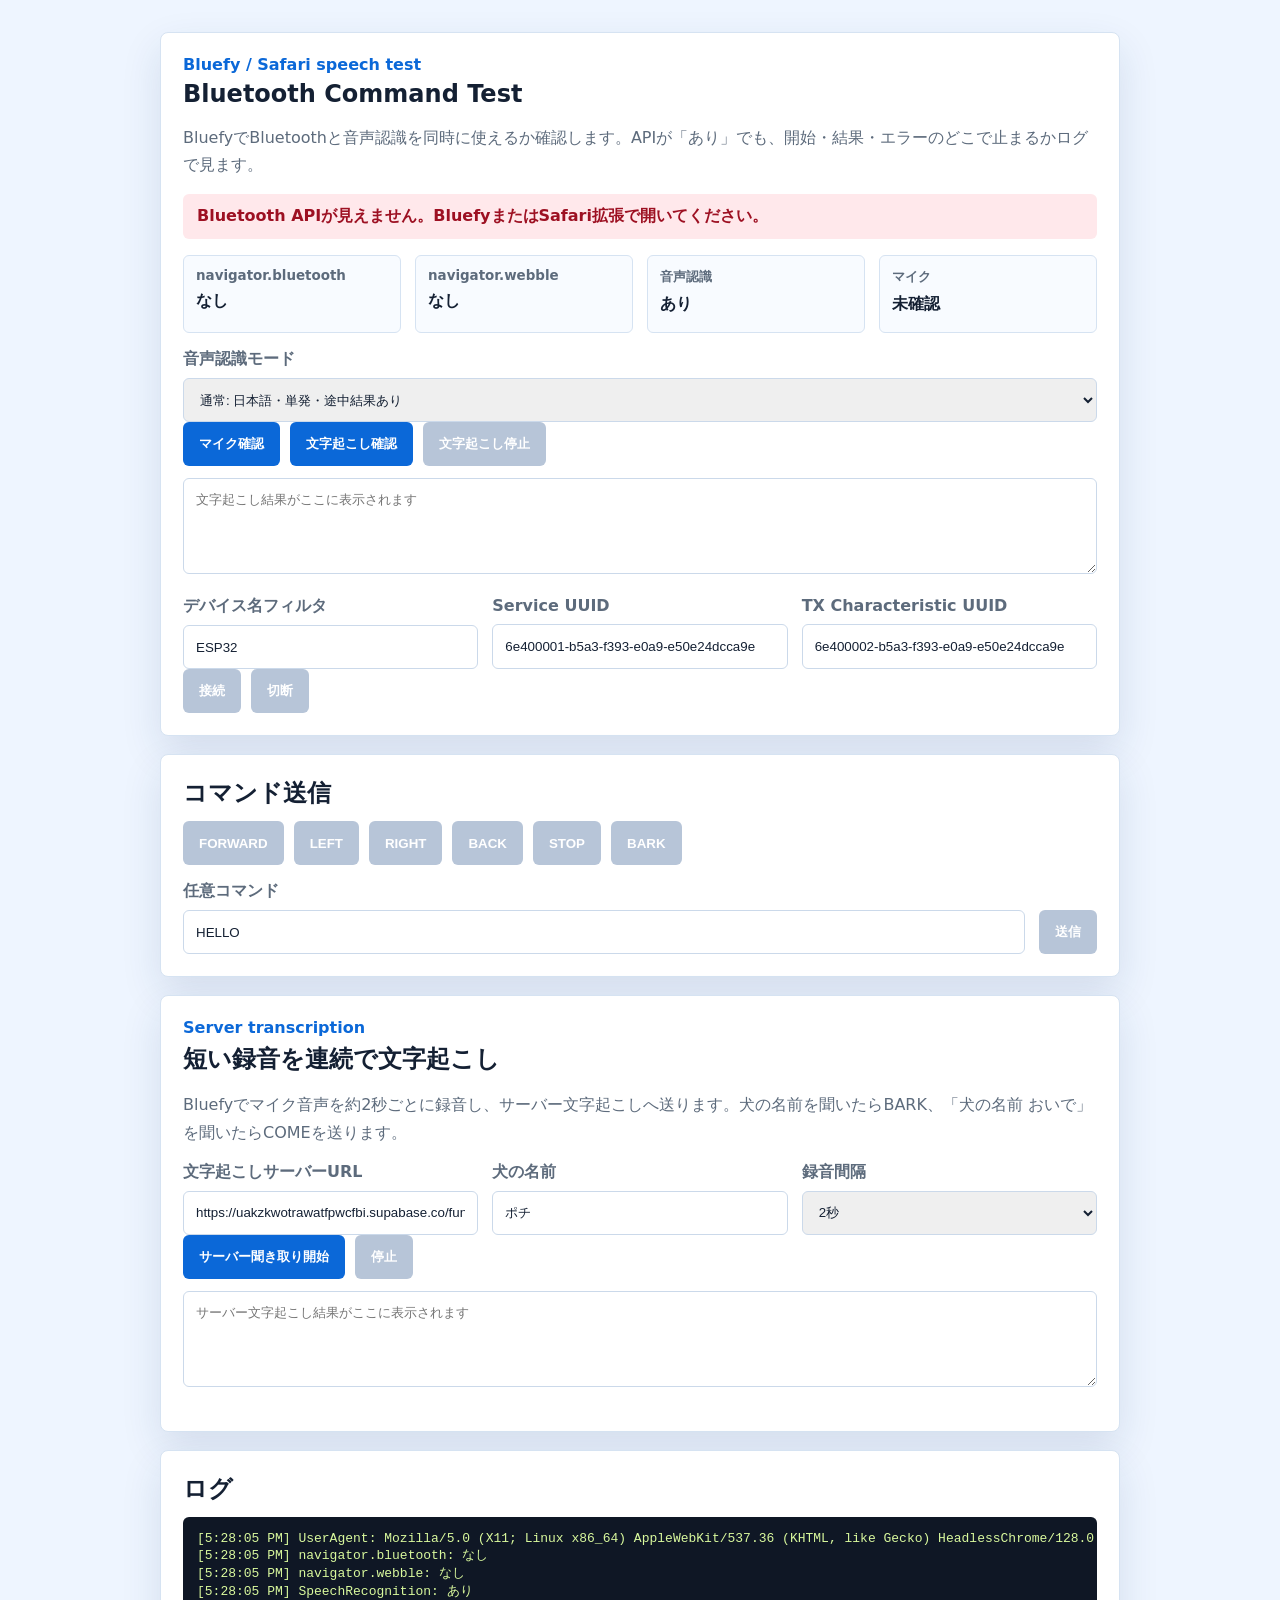
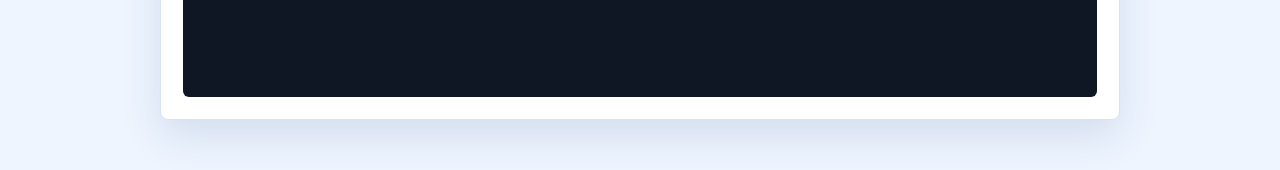
<file: index.html>
<!doctype html>
<html lang="ja">
  <head>
    <meta charset="utf-8" />
    <meta name="viewport" content="width=device-width, initial-scale=1" />
    <title>Bluetooth Command Test</title>
    <link rel="stylesheet" href="./styles.css" />
  </head>
  <body>
    <main class="app">
      <section class="panel">
        <p class="eyebrow">Bluefy / Safari speech test</p>
        <h1>Bluetooth Command Test</h1>
        <p class="lead">
          BluefyでBluetoothと音声認識を同時に使えるか確認します。APIが「あり」でも、開始・結果・エラーのどこで止まるかログで見ます。
        </p>

        <div id="supportStatus" class="status warn">確認中</div>

        <div class="support-grid">
          <div>
            <span>navigator.bluetooth</span>
            <strong id="bluetoothApiStatus">確認中</strong>
          </div>
          <div>
            <span>navigator.webble</span>
            <strong id="webbleApiStatus">確認中</strong>
          </div>
          <div>
            <span>音声認識</span>
            <strong id="speechApiStatus">確認中</strong>
          </div>
          <div>
            <span>マイク</span>
            <strong id="micApiStatus">未確認</strong>
          </div>
        </div>

        <div class="speech-options">
          <label>
            <span>音声認識モード</span>
            <select id="speechMode">
              <option value="simple">通常: 日本語・単発・途中結果あり</option>
              <option value="afterMic">マイク許可後: 日本語・単発・途中結果あり</option>
              <option value="finalOnly">最終結果のみ: 日本語・単発</option>
              <option value="continuous">連続: 日本語・途中結果あり</option>
              <option value="english">英語テスト: en-US・単発</option>
            </select>
          </label>
        </div>

        <div class="actions">
          <button id="checkMicButton" type="button">マイク確認</button>
          <button id="speechButton" type="button">文字起こし確認</button>
          <button id="stopSpeechButton" type="button" disabled>文字起こし停止</button>
        </div>
        <textarea id="speechText" readonly placeholder="文字起こし結果がここに表示されます"></textarea>

        <div class="grid">
          <label>
            <span>デバイス名フィルタ</span>
            <input id="deviceName" type="text" value="ESP32" placeholder="例: ESP32" />
          </label>

          <label>
            <span>Service UUID</span>
            <input id="serviceUuid" type="text" value="6e400001-b5a3-f393-e0a9-e50e24dcca9e" />
          </label>

          <label>
            <span>TX Characteristic UUID</span>
            <input id="characteristicUuid" type="text" value="6e400002-b5a3-f393-e0a9-e50e24dcca9e" />
          </label>
        </div>

        <div class="actions">
          <button id="connectButton" type="button">接続</button>
          <button id="disconnectButton" type="button" disabled>切断</button>
        </div>
      </section>

      <section class="panel">
        <h2>コマンド送信</h2>
        <div class="command-grid">
          <button data-command="FORWARD" type="button" disabled>FORWARD</button>
          <button data-command="LEFT" type="button" disabled>LEFT</button>
          <button data-command="RIGHT" type="button" disabled>RIGHT</button>
          <button data-command="BACK" type="button" disabled>BACK</button>
          <button data-command="STOP" type="button" disabled>STOP</button>
          <button data-command="BARK" type="button" disabled>BARK</button>
        </div>

        <form id="customCommandForm" class="custom">
          <label>
            <span>任意コマンド</span>
            <input id="customCommand" type="text" value="HELLO" />
          </label>
          <button id="sendCustomButton" type="submit" disabled>送信</button>
        </form>
      </section>

      <section class="panel">
        <p class="eyebrow">Server transcription</p>
        <h2>短い録音を連続で文字起こし</h2>
        <p class="lead">
          Bluefyでマイク音声を約2秒ごとに録音し、サーバー文字起こしへ送ります。犬の名前を聞いたらBARK、「犬の名前 おいで」を聞いたらCOMEを送ります。
        </p>

        <div class="grid">
          <label>
            <span>文字起こしサーバーURL</span>
            <input id="serverTranscribeUrl" type="url" value="https://uakzkwotrawatfpwcfbi.supabase.co/functions/v1/transcribe" />
          </label>

          <label>
            <span>犬の名前</span>
            <input id="dogName" type="text" value="ポチ" />
          </label>

          <label>
            <span>録音間隔</span>
            <select id="chunkSeconds">
              <option value="1.5">1.5秒</option>
              <option value="2" selected>2秒</option>
              <option value="2.5">2.5秒</option>
              <option value="3">3秒</option>
            </select>
          </label>
        </div>

        <div class="actions">
          <button id="serverListenButton" type="button">サーバー聞き取り開始</button>
          <button id="stopServerListenButton" type="button" disabled>停止</button>
        </div>
        <textarea id="serverTranscriptText" readonly placeholder="サーバー文字起こし結果がここに表示されます"></textarea>
      </section>

      <section class="panel">
        <h2>ログ</h2>
        <pre id="log"></pre>
      </section>
    </main>

    <script src="./app.js"></script>
  </body>
</html>
</file>
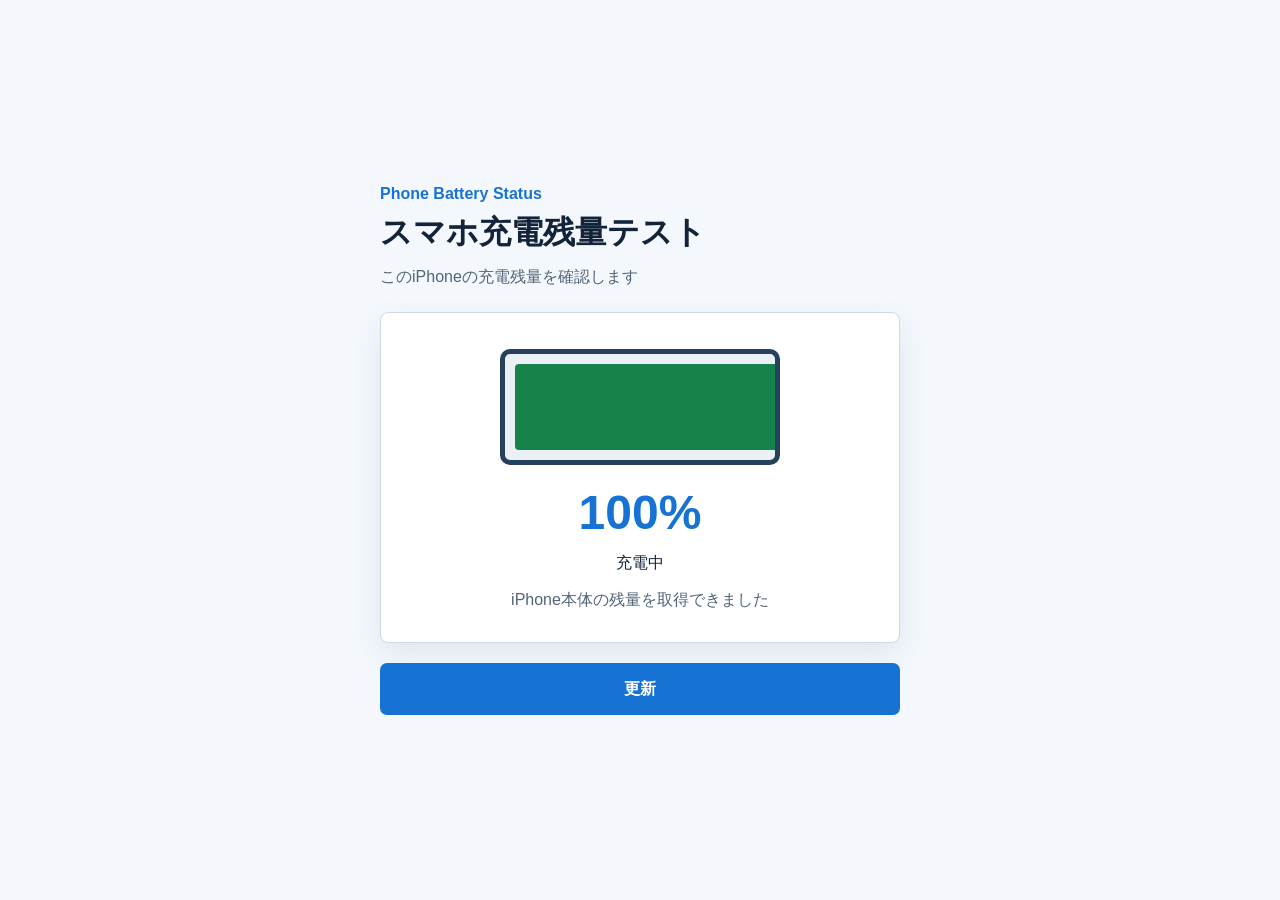
<file: battery-test/index.html>
<!doctype html>
<html lang="ja">
  <head>
    <meta charset="utf-8" />
    <meta name="viewport" content="width=device-width, initial-scale=1" />
    <meta name="theme-color" content="#1673d3" />
    <title>スマホ充電残量テスト</title>
    <link rel="stylesheet" href="./styles.css?v=phone-battery-1" />
  </head>
  <body>
    <main class="battery-test">
      <p class="eyebrow">Phone Battery Status</p>
      <h1>スマホ充電残量テスト</h1>
      <p class="device-name">このiPhoneの充電残量を確認します</p>

      <section class="battery-panel" aria-live="polite">
        <div class="battery-icon" aria-hidden="true">
          <span id="batteryFill"></span>
        </div>
        <strong id="batteryPercent">--%</strong>
        <p id="chargingText">充電状態を確認中です</p>
        <p id="status">残量を確認しています</p>
      </section>

      <div class="actions">
        <button id="refreshButton" class="primary-button" type="button">更新</button>
      </div>
    </main>
    <script src="./app.js?v=phone-battery-1"></script>
  </body>
</html>
</file>
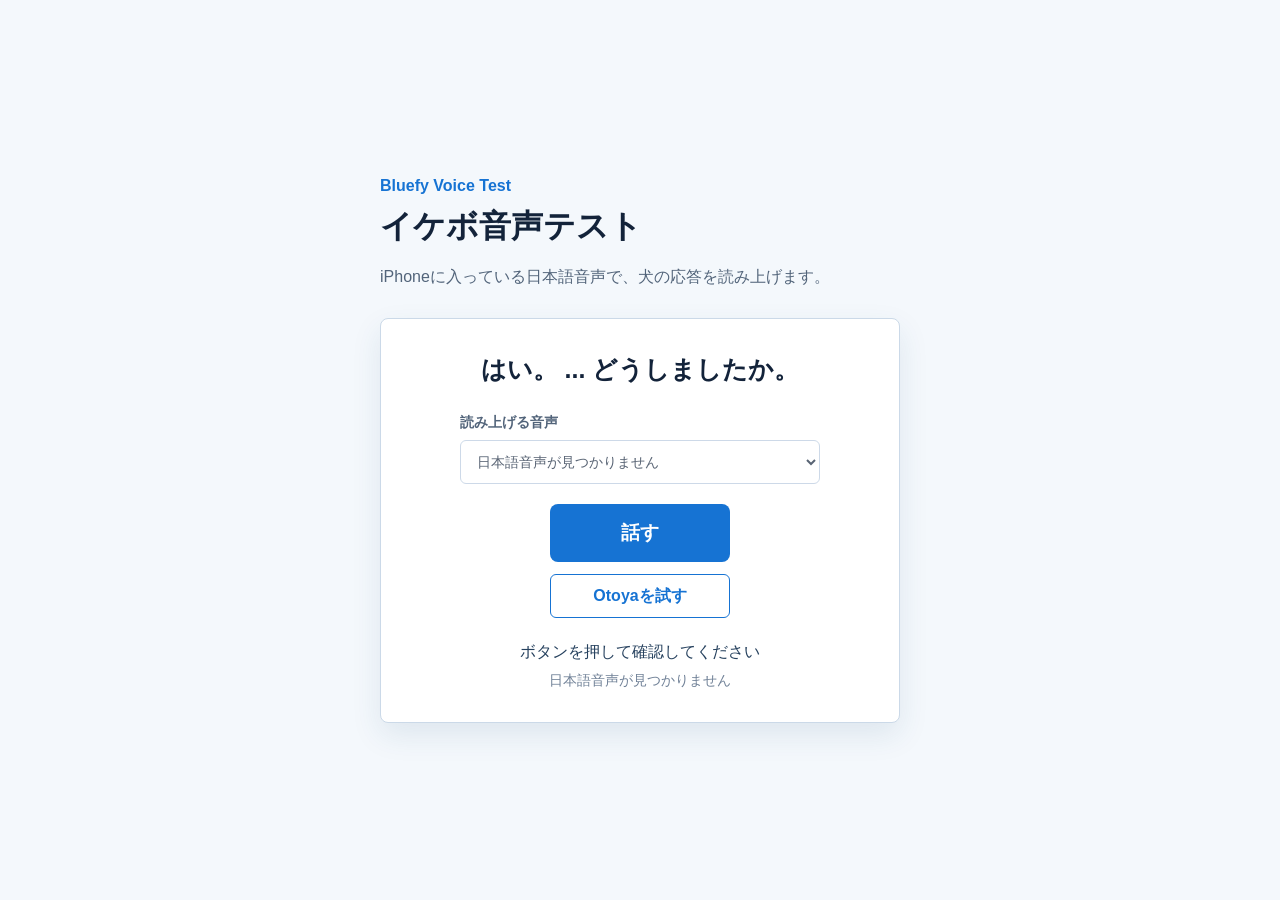
<file: voice-test/index.html>
<!doctype html>
<html lang="ja">
  <head>
    <meta charset="utf-8" />
    <meta name="viewport" content="width=device-width, initial-scale=1" />
    <meta name="theme-color" content="#1673d3" />
    <title>イケボ音声テスト</title>
    <link rel="stylesheet" href="./styles.css?v=voice-picker-2" />
  </head>
  <body>
    <main class="voice-test">
      <p class="eyebrow">Bluefy Voice Test</p>
      <h1>イケボ音声テスト</h1>
      <p class="lead">iPhoneに入っている日本語音声で、犬の応答を読み上げます。</p>

      <section class="voice-panel" aria-live="polite">
        <p id="phrase" class="phrase">はい。 ... どうしましたか。</p>
        <label class="voice-select-label" for="voiceSelect">
          <span>読み上げる音声</span>
          <select id="voiceSelect" disabled>
            <option>音声を読み込み中です</option>
          </select>
        </label>
        <button id="speakButton" class="speak-button" type="button">話す</button>
        <button id="otoyaButton" class="secondary-button" type="button">Otoyaを試す</button>
        <p id="status" class="status">ボタンを押して確認してください</p>
        <p id="voiceName" class="voice-name">音声を確認中です</p>
      </section>
    </main>
    <script src="./app.js?v=voice-picker-2"></script>
  </body>
</html>
</file>
<file: styles.css>
:root {
  color-scheme: light;
  font-family: system-ui, -apple-system, BlinkMacSystemFont, "Segoe UI", sans-serif;
  background: #eef5ff;
  color: #142033;
}

* {
  box-sizing: border-box;
}

body {
  margin: 0;
}

.app {
  width: min(960px, calc(100% - 28px));
  margin: 0 auto;
  padding: 32px 0;
}

.panel {
  margin-bottom: 18px;
  padding: 22px;
  border: 1px solid #d6e3f2;
  border-radius: 8px;
  background: #ffffff;
  box-shadow: 0 16px 40px rgba(28, 60, 108, 0.12);
}

.eyebrow {
  margin: 0 0 6px;
  color: #0b68d8;
  font-weight: 800;
}

h1,
h2 {
  margin: 0 0 12px;
}

.lead {
  color: #5d6b7c;
  line-height: 1.7;
}

.status {
  margin: 16px 0;
  padding: 12px 14px;
  border-radius: 6px;
  font-weight: 800;
}

.status.ok {
  background: #e8f7ef;
  color: #14633e;
}

.status.warn {
  background: #fff7dd;
  color: #8a5b00;
}

.status.bad {
  background: #ffe8eb;
  color: #9d1022;
}

.grid,
.support-grid,
.custom {
  display: grid;
  grid-template-columns: repeat(3, minmax(0, 1fr));
  gap: 14px;
}

.support-grid {
  grid-template-columns: repeat(4, minmax(0, 1fr));
  margin: 16px 0;
}

.support-grid div {
  min-height: 78px;
  padding: 12px;
  border: 1px solid #d6e3f2;
  border-radius: 6px;
  background: #f8fbff;
}

.support-grid span,
.support-grid strong {
  display: block;
}

.support-grid span {
  margin-bottom: 8px;
  color: #5d6b7c;
  font-size: 0.84rem;
  font-weight: 800;
}

label {
  display: grid;
  gap: 8px;
  color: #5d6b7c;
  font-weight: 800;
}

input,
textarea,
select {
  width: 100%;
  padding: 0 12px;
  border: 1px solid #cbd9ea;
  border-radius: 6px;
  color: #142033;
}

input,
select {
  min-height: 44px;
}

textarea {
  min-height: 96px;
  margin: 12px 0 18px;
  padding: 12px;
  resize: vertical;
}

.actions,
.command-grid {
  display: flex;
  flex-wrap: wrap;
  gap: 10px;
}

button {
  min-height: 44px;
  padding: 0 16px;
  border: 0;
  border-radius: 6px;
  background: #0b68d8;
  color: #ffffff;
  font-weight: 900;
  cursor: pointer;
}

button:disabled {
  background: #b7c5d8;
  cursor: not-allowed;
}

.custom {
  grid-template-columns: 1fr auto;
  margin-top: 16px;
  align-items: end;
}

pre {
  min-height: 180px;
  margin: 0;
  padding: 14px;
  overflow: auto;
  border-radius: 6px;
  background: #0f1725;
  color: #d9f99d;
}

@media (max-width: 720px) {
  .grid,
  .support-grid,
  .custom {
    grid-template-columns: 1fr;
  }
}
</file>
<file: battery-test/styles.css>
:root {
  color: #13233a;
  background: #f4f8fc;
  font-family: -apple-system, BlinkMacSystemFont, "Segoe UI", sans-serif;
}

* {
  box-sizing: border-box;
}

body {
  margin: 0;
  min-height: 100vh;
  display: grid;
  place-items: center;
  padding: 24px;
}

.battery-test {
  width: min(100%, 520px);
}

.eyebrow {
  margin: 0 0 8px;
  color: #1673d3;
  font-weight: 700;
}

h1 {
  margin: 0;
  font-size: 32px;
}

.device-name {
  margin: 12px 0 24px;
  color: #52647a;
}

.battery-panel {
  border: 1px solid #cbd9e8;
  border-radius: 8px;
  background: #ffffff;
  padding: 36px 24px 28px;
  text-align: center;
  box-shadow: 0 12px 30px rgb(32 76 122 / 10%);
}

.battery-icon {
  position: relative;
  width: min(72%, 280px);
  height: 116px;
  margin: 0 auto 24px;
  overflow: hidden;
  border: 5px solid #26415e;
  border-radius: 10px;
  background: #eaf0f6;
}

.battery-icon::after {
  position: absolute;
  top: 32px;
  right: -18px;
  width: 14px;
  height: 42px;
  border-radius: 0 5px 5px 0;
  background: #26415e;
  content: "";
}

#batteryFill {
  position: absolute;
  top: 10px;
  bottom: 10px;
  left: 10px;
  width: 0;
  border-radius: 4px;
  background: #1673d3;
  transition: width 260ms ease, background-color 260ms ease;
}

#batteryPercent {
  display: block;
  color: #1673d3;
  font-size: 48px;
  line-height: 1;
}

#status {
  min-height: 24px;
  margin: 14px 0 0;
  color: #52647a;
}

.actions {
  display: flex;
  gap: 12px;
  margin-top: 20px;
}

button {
  min-height: 52px;
  flex: 1;
  border-radius: 7px;
  font: inherit;
  font-weight: 700;
}

.primary-button {
  border: 0;
  background: #1673d3;
  color: #ffffff;
}

.secondary-button {
  border: 1px solid #1673d3;
  background: #ffffff;
  color: #1673d3;
}

button:disabled {
  cursor: default;
  opacity: 0.5;
}
</file>
<file: voice-test/styles.css>
:root {
  color: #13233a;
  background: #f4f8fc;
  font-family: -apple-system, BlinkMacSystemFont, "Segoe UI", sans-serif;
}

* {
  box-sizing: border-box;
}

body {
  margin: 0;
  min-height: 100vh;
  display: grid;
  place-items: center;
  padding: 24px;
}

.voice-test {
  width: min(100%, 520px);
}

.eyebrow {
  margin: 0 0 10px;
  color: #1673d3;
  font-weight: 700;
}

h1 {
  margin: 0;
  font-size: 32px;
}

.lead {
  margin: 14px 0 28px;
  color: #52647a;
  line-height: 1.7;
}

.voice-panel {
  border: 1px solid #cbd9e8;
  border-radius: 8px;
  background: #ffffff;
  padding: 32px 24px;
  text-align: center;
  box-shadow: 0 12px 30px rgb(32 76 122 / 10%);
}

.phrase {
  margin: 0 0 26px;
  font-size: 25px;
  font-weight: 700;
  line-height: 1.5;
}

.voice-select-label {
  display: grid;
  gap: 8px;
  margin: 0 auto 20px;
  max-width: 360px;
  text-align: left;
  color: #52647a;
  font-size: 14px;
  font-weight: 700;
}

.voice-select-label select {
  min-height: 44px;
  width: 100%;
  border: 1px solid #b8cadf;
  border-radius: 6px;
  background: #ffffff;
  color: #13233a;
  font: inherit;
  font-weight: 500;
  padding: 0 12px;
}

.speak-button {
  min-width: 180px;
  min-height: 58px;
  border: 0;
  border-radius: 8px;
  background: #1673d3;
  color: #ffffff;
  font: inherit;
  font-size: 19px;
  font-weight: 700;
  cursor: pointer;
}

.speak-button:active {
  background: #0c5cad;
}

.secondary-button {
  display: block;
  min-width: 180px;
  min-height: 44px;
  margin: 12px auto 0;
  border: 1px solid #1673d3;
  border-radius: 6px;
  background: #ffffff;
  color: #1673d3;
  font: inherit;
  font-weight: 700;
}

.status {
  min-height: 24px;
  margin: 24px 0 6px;
  color: #26415e;
}

.voice-name {
  margin: 0;
  color: #708197;
  font-size: 14px;
}
</file>
